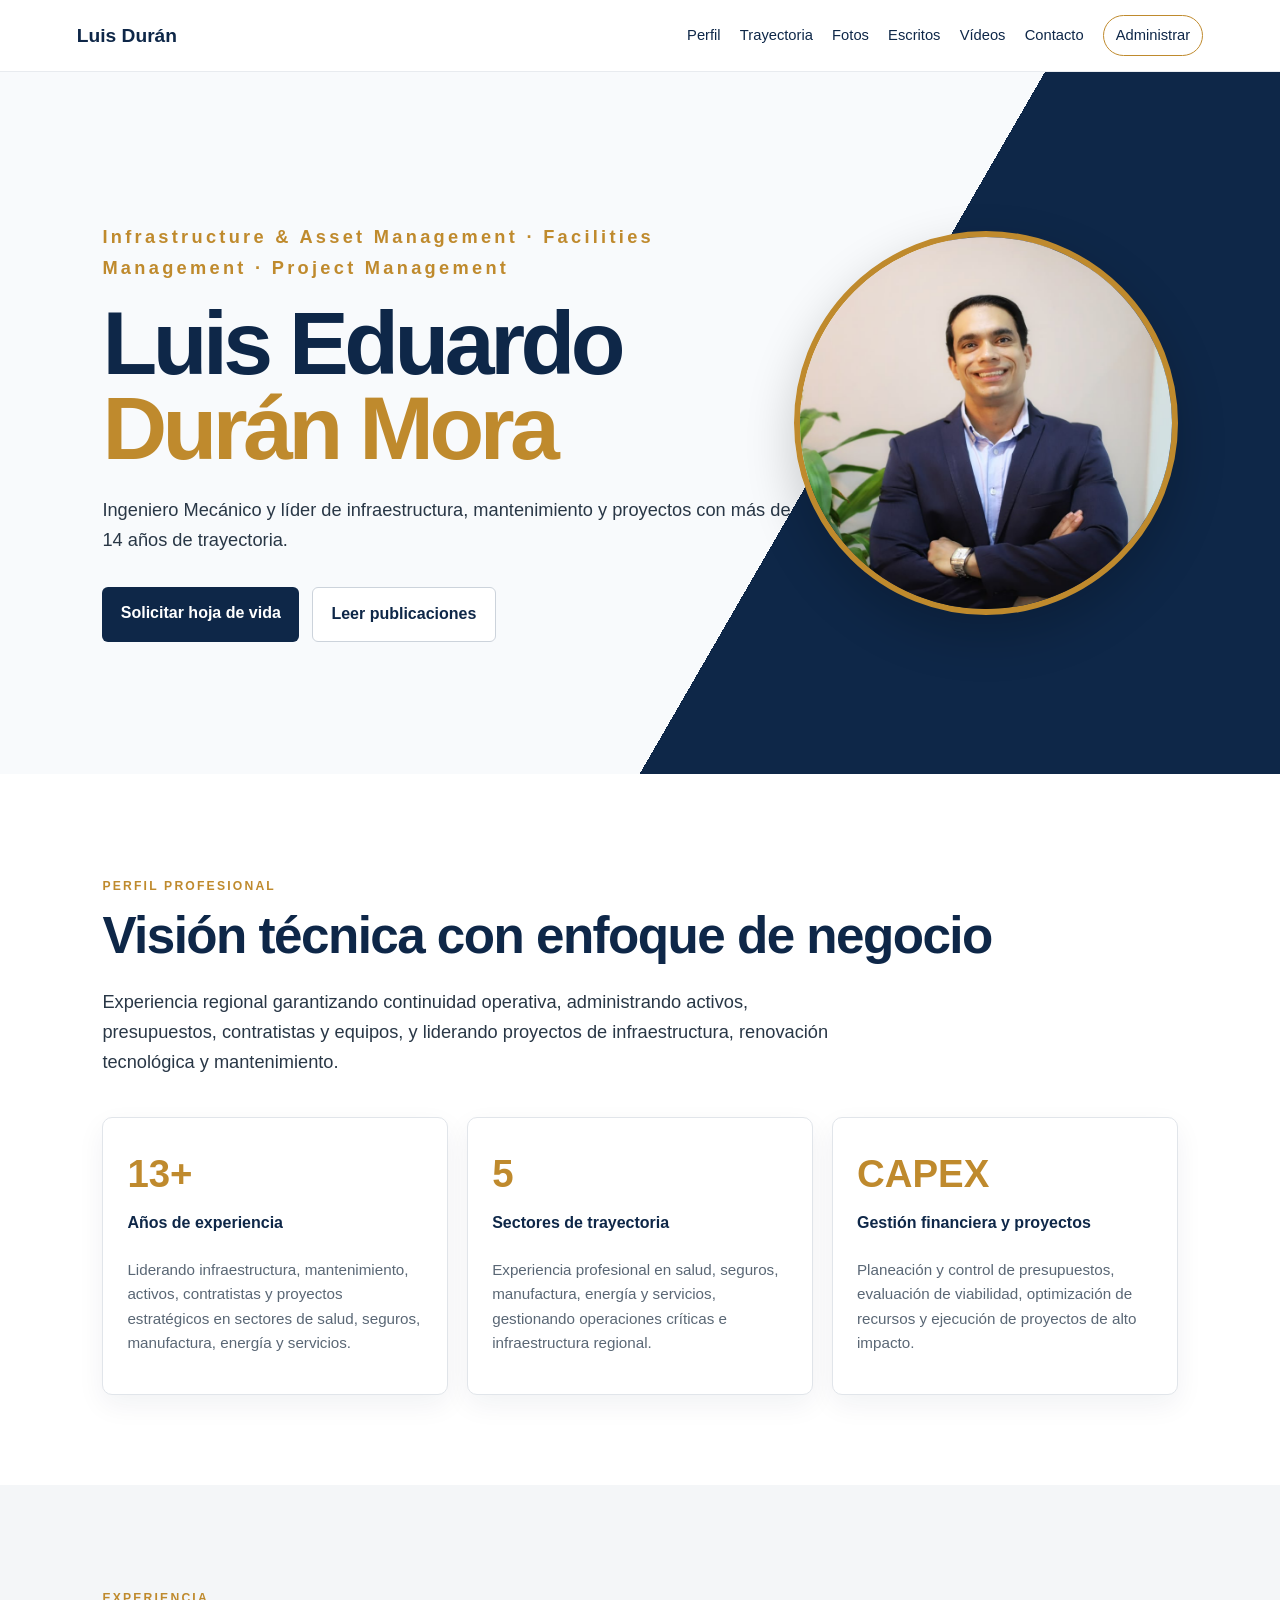
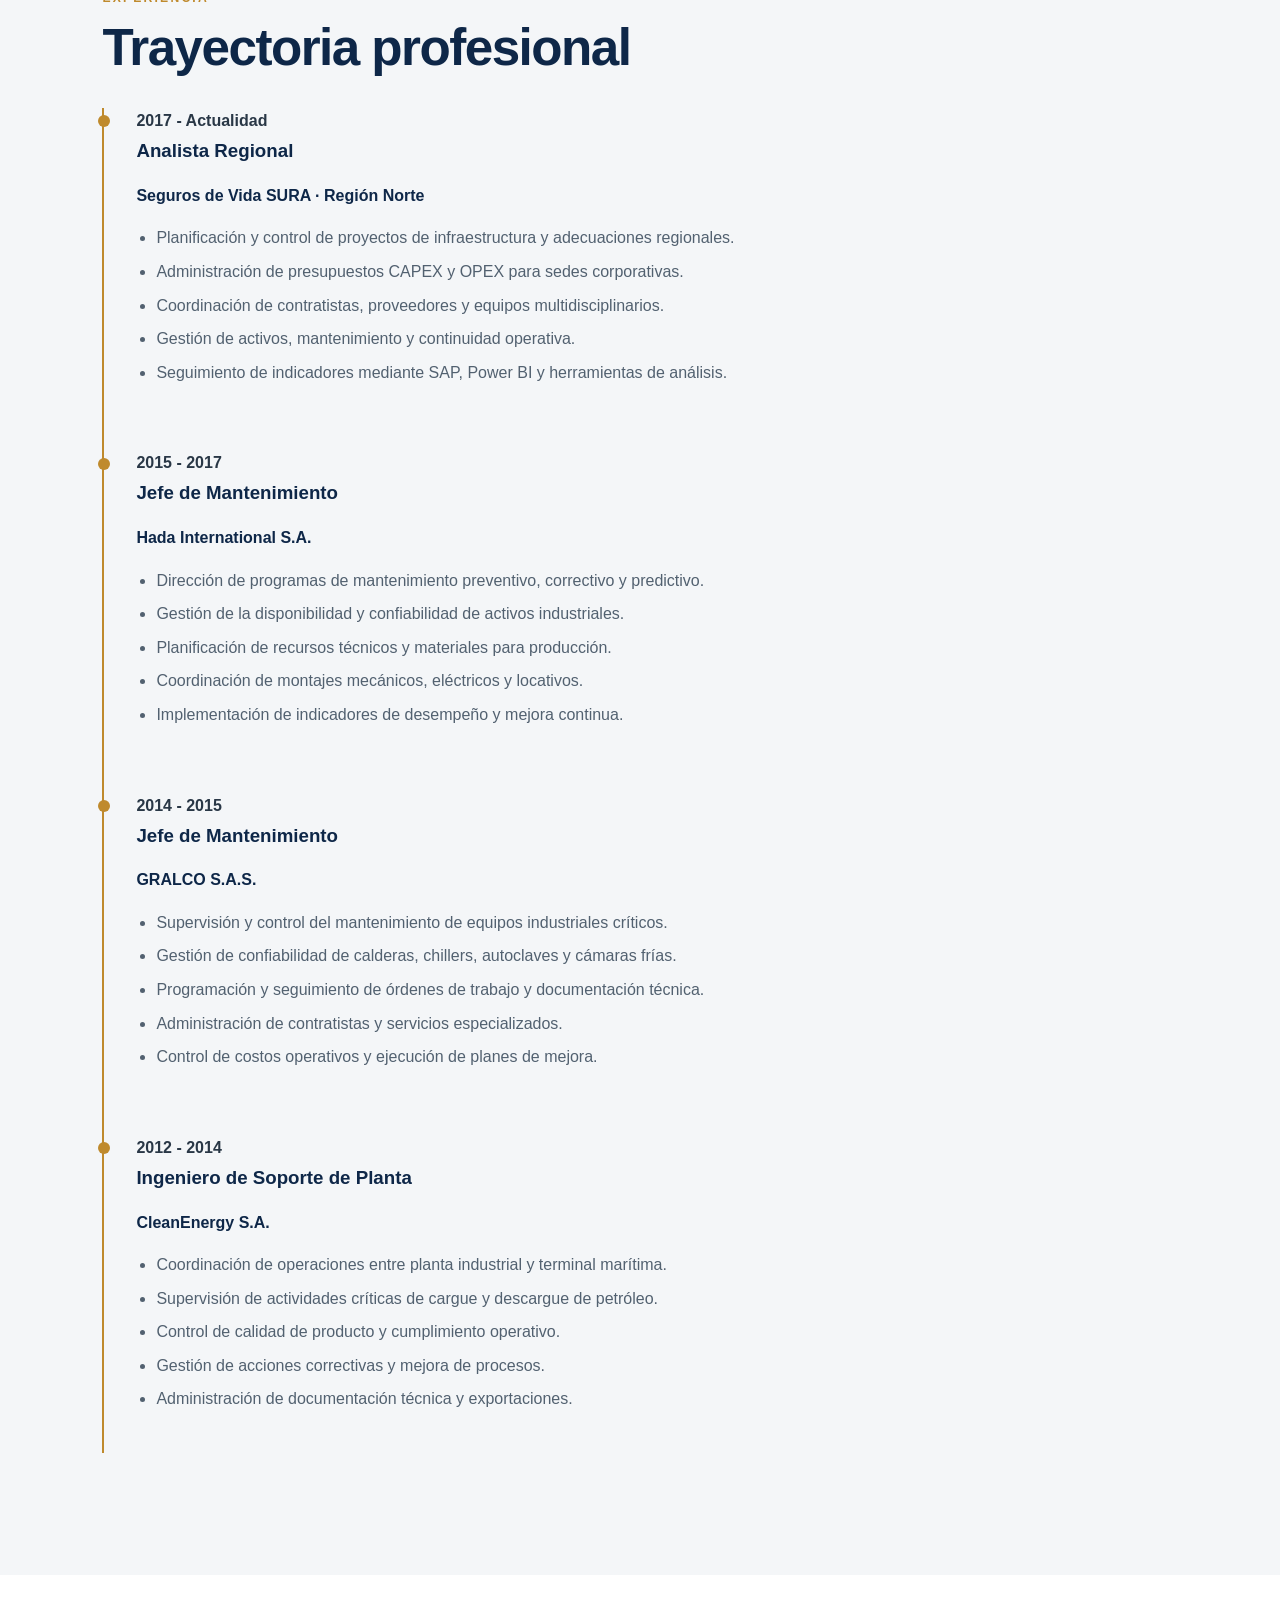
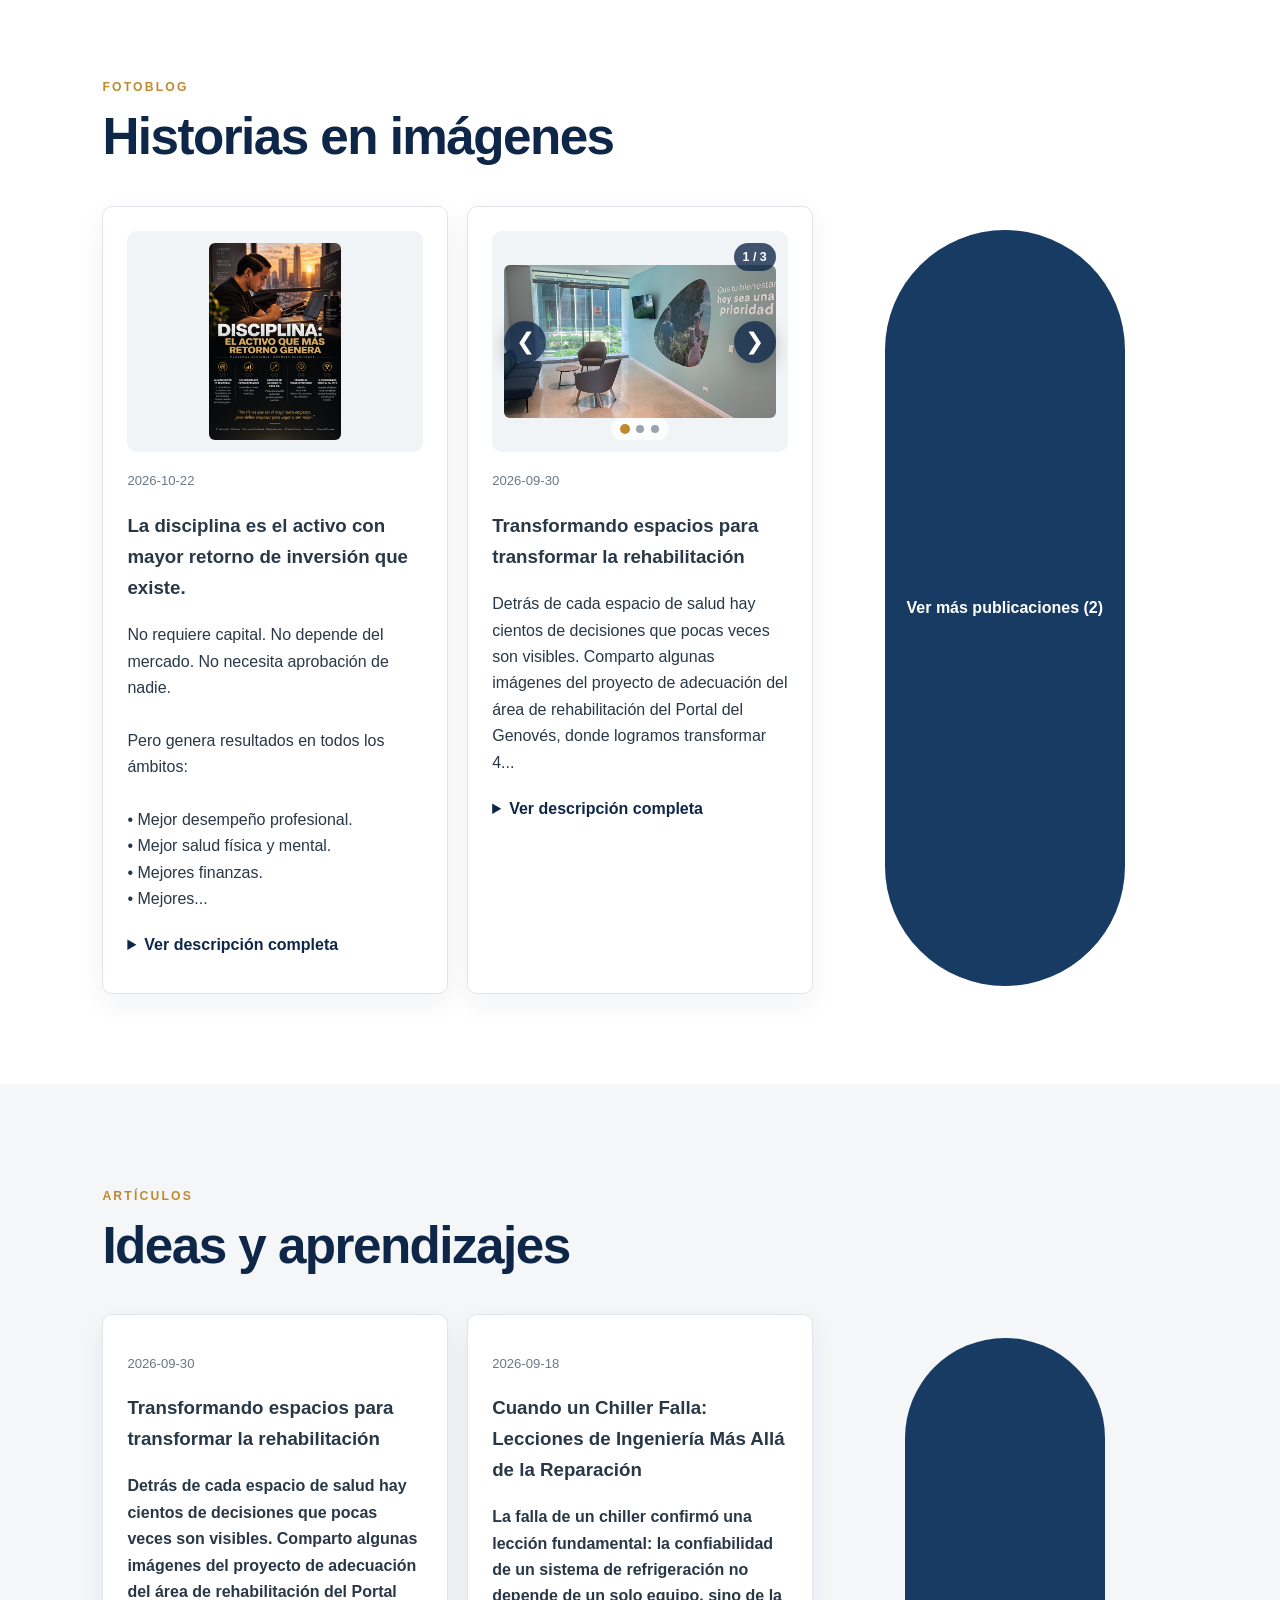
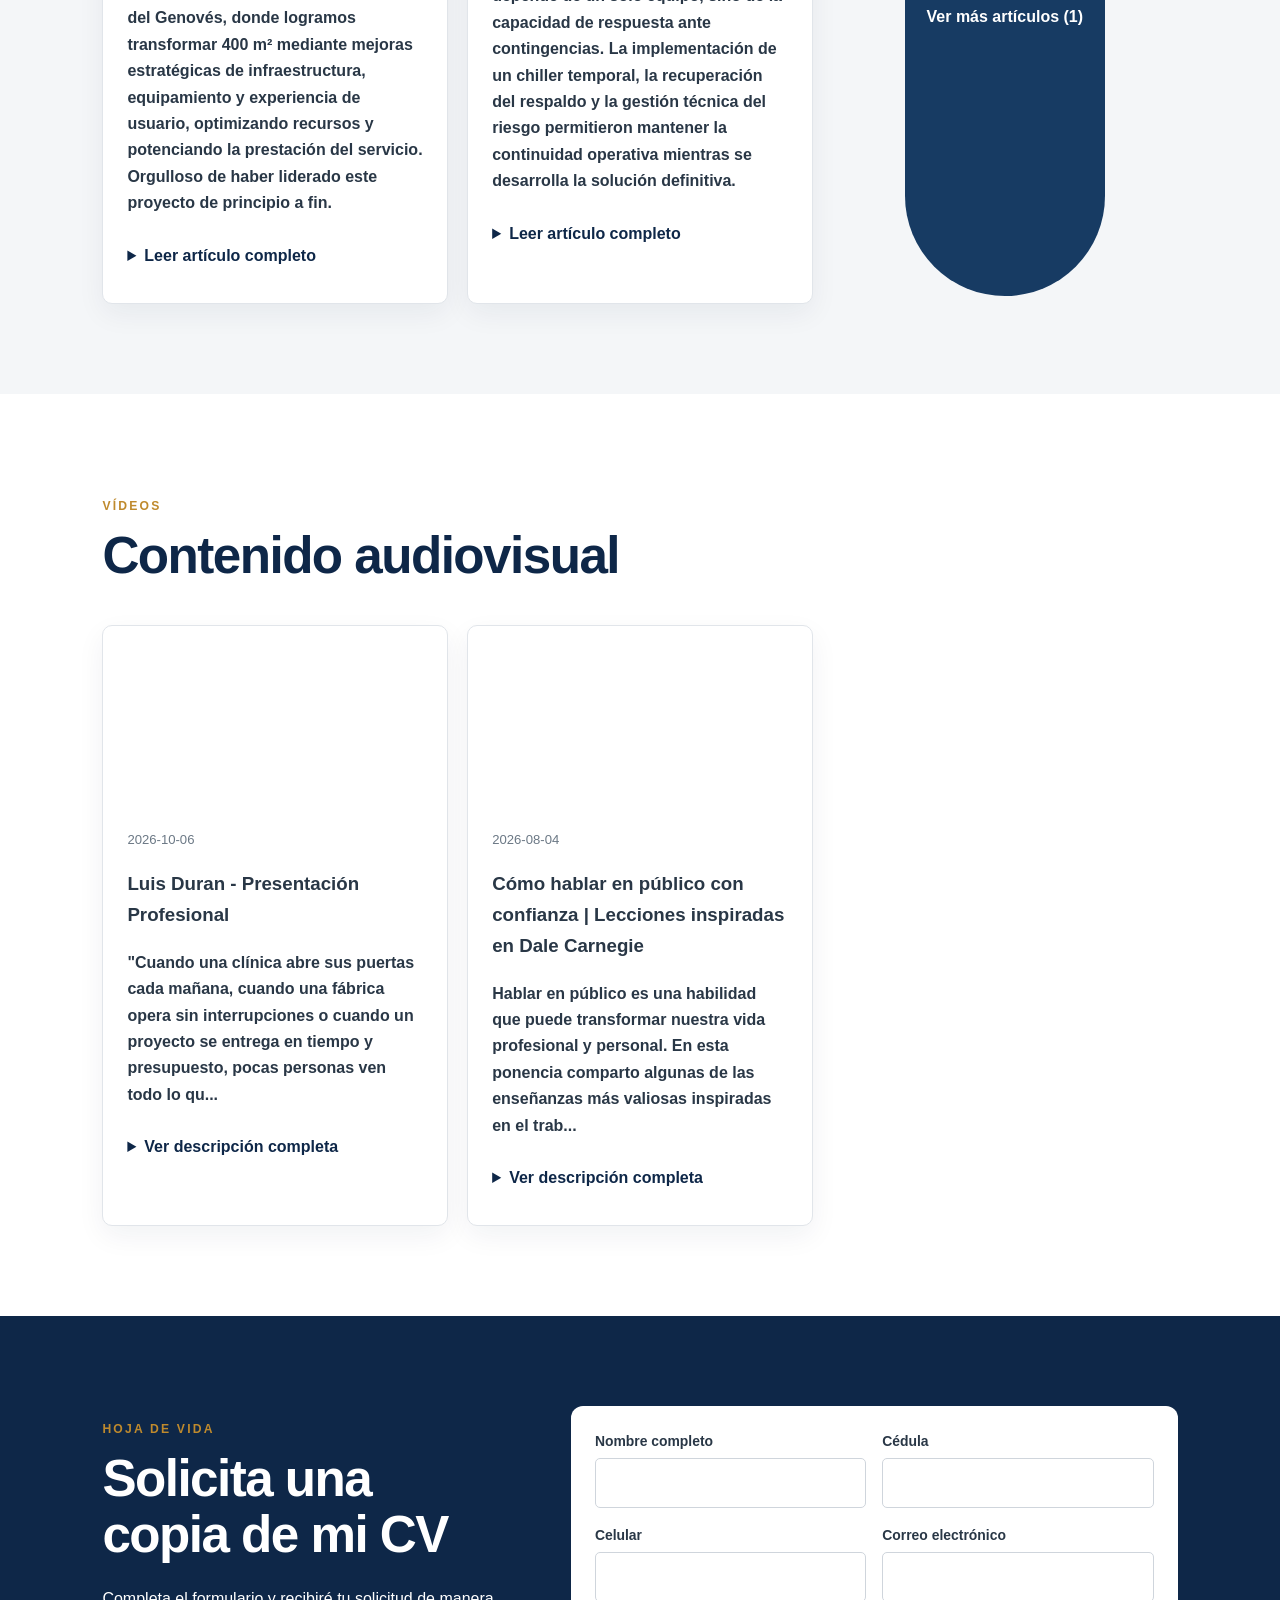
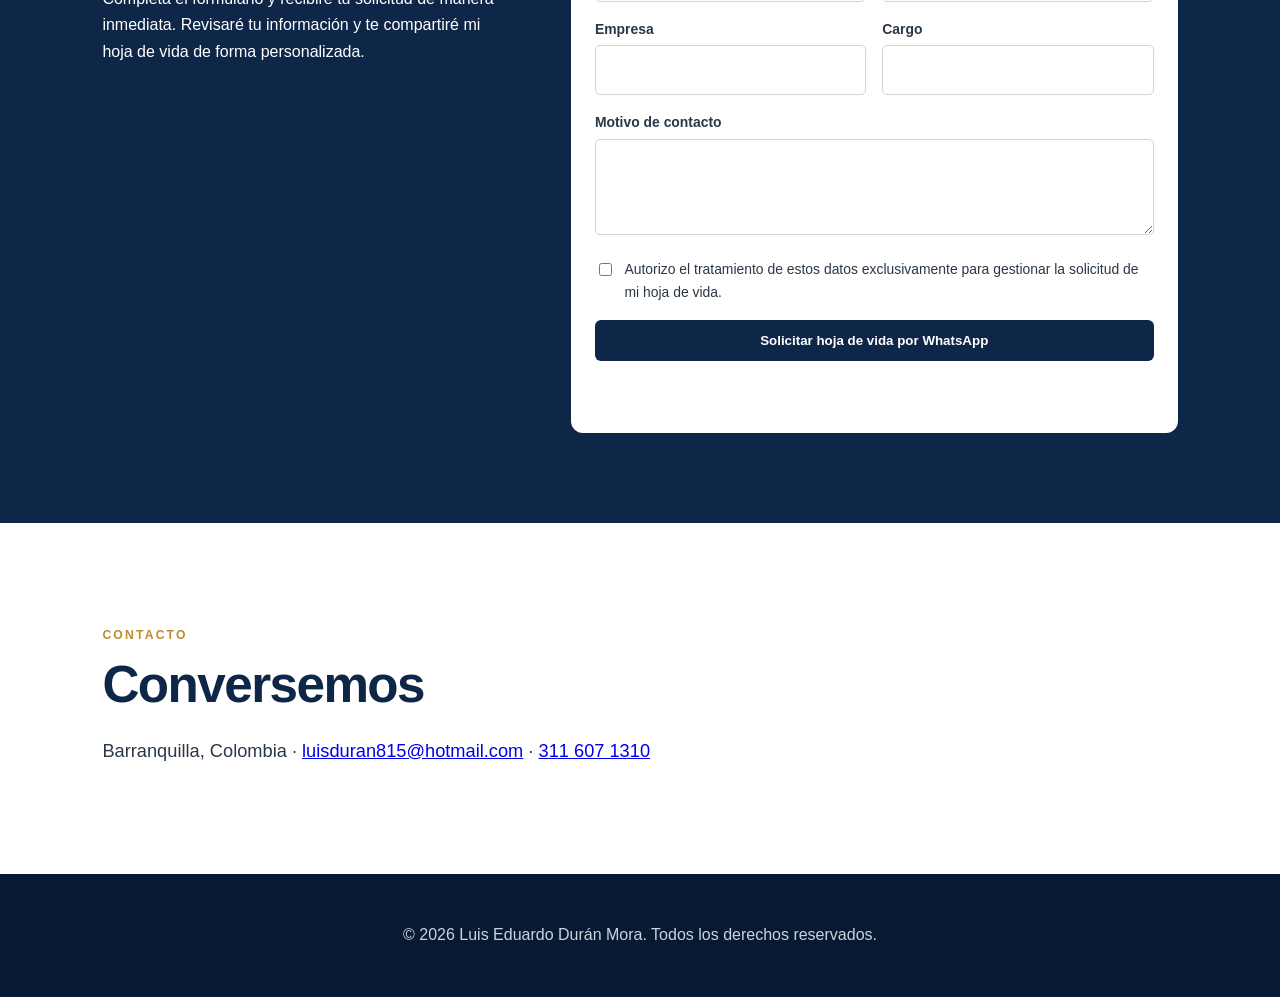
<file: index.html>
<!doctype html>
<html lang="es">
  <head>
    <meta charset="utf-8">
    <meta name="viewport" content="width=device-width,initial-scale=1">
    <meta name="description" content="Blog y portafolio profesional de Luis Eduardo Durán Mora.">
    <title>Luis Eduardo Durán Mora | Blog y portafolio</title>
    <link rel="stylesheet" href="/assets/css/style.css">
    <script src="https://identity.netlify.com/v1/netlify-identity-widget.js" defer></script>
    <script src="/assets/js/app.js" defer></script>
  </head>
  <body>
    <header>
      <a class="brand" href="#inicio">Luis Durán</a>
      <button class="menu" aria-label="Abrir menú">☰</button>
      <nav>
        <a href="#perfil">Perfil</a>
        <a href="#trayectoria">Trayectoria</a>
        <a href="#fotoblog">Fotos</a>
        <a href="#escritos">Escritos</a>
        <a href="#videos">Vídeos</a>
        <a href="#contacto">Contacto</a>
        <a class="admin" href="/admin/">Administrar</a>
      </nav>
    </header>

    <main>
      <section id="inicio" class="hero">
        <div>
          <p class="eyebrow">Infrastructure & Asset Management · Facilities Management · Project Management</p>
          <h1>Luis Eduardo<br><span>Durán Mora</span></h1>
          <p>Ingeniero Mecánico y líder de infraestructura, mantenimiento y proyectos con más de 14 años de trayectoria.</p>
          <div class="actions">
            <a class="btn primary" href="#descargar">Solicitar hoja de vida</a>
            <a class="btn secondary" href="#escritos">Leer publicaciones</a>
          </div>
        </div>
        <div class="portrait">
          <img src="/assets/img/luis-duran.png" alt="Luis Eduardo Durán Mora">
        </div>
      </section>

      <section id="perfil">
        <p class="eyebrow">PERFIL PROFESIONAL</p>
        <h2>Visión técnica con enfoque de negocio</h2>
        <p class="lead">Experiencia regional garantizando continuidad operativa, administrando activos, presupuestos,
          contratistas y equipos, y liderando proyectos de infraestructura, renovación tecnológica y mantenimiento.</p>
        <div class="stats">
          <article>
            <strong>13+</strong>
            <span>Años de experiencia</span>
            <p>
              Liderando infraestructura, mantenimiento, activos, contratistas y
              proyectos estratégicos en sectores de salud, seguros, manufactura,
              energía y servicios.
            </p>
          </article>
          <article>
            <strong>5</strong>
            <span>Sectores de trayectoria</span>
            <p>
              Experiencia profesional en salud, seguros, manufactura, energía y
              servicios, gestionando operaciones críticas e infraestructura regional.
            </p>
          </article>
          <article>
            <strong>CAPEX</strong>
            <span>Gestión financiera y proyectos</span>
            <p>
              Planeación y control de presupuestos, evaluación de viabilidad,
              optimización de recursos y ejecución de proyectos de alto impacto.
            </p>
          </article>
        </div>
      </section>

      <section id="trayectoria" class="soft">
        <p class="eyebrow">EXPERIENCIA</p>
        <h2>Trayectoria profesional</h2>
        <div class="timeline">
          <article>
            <b>2017 - Actualidad</b>
            <h3>Analista Regional</h3>
            <p><strong>Seguros de Vida SURA · Región Norte</strong></p>
            <ul>
              <li>Planificación y control de proyectos de infraestructura y adecuaciones regionales.</li>
              <li>Administración de presupuestos CAPEX y OPEX para sedes corporativas.</li>
              <li>Coordinación de contratistas, proveedores y equipos multidisciplinarios.</li>
              <li>Gestión de activos, mantenimiento y continuidad operativa.</li>
              <li>Seguimiento de indicadores mediante SAP, Power BI y herramientas de análisis.</li>
            </ul>
          </article>

          <article>
            <b>2015 - 2017</b>
            <h3>Jefe de Mantenimiento</h3>
            <p><strong>Hada International S.A.</strong></p>
            <ul>
              <li>Dirección de programas de mantenimiento preventivo, correctivo y predictivo.</li>
              <li>Gestión de la disponibilidad y confiabilidad de activos industriales.</li>
              <li>Planificación de recursos técnicos y materiales para producción.</li>
              <li>Coordinación de montajes mecánicos, eléctricos y locativos.</li>
              <li>Implementación de indicadores de desempeño y mejora continua.</li>
            </ul>
          </article>

          <article>
            <b>2014 - 2015</b>
            <h3>Jefe de Mantenimiento</h3>
            <p><strong>GRALCO S.A.S.</strong></p>
            <ul>
              <li>Supervisión y control del mantenimiento de equipos industriales críticos.</li>
              <li>Gestión de confiabilidad de calderas, chillers, autoclaves y cámaras frías.</li>
              <li>Programación y seguimiento de órdenes de trabajo y documentación técnica.</li>
              <li>Administración de contratistas y servicios especializados.</li>
              <li>Control de costos operativos y ejecución de planes de mejora.</li>
            </ul>
          </article>

          <article>
            <b>2012 - 2014</b>
            <h3>Ingeniero de Soporte de Planta</h3>
            <p><strong>CleanEnergy S.A.</strong></p>
            <ul>
              <li>Coordinación de operaciones entre planta industrial y terminal marítima.</li>
              <li>Supervisión de actividades críticas de cargue y descargue de petróleo.</li>
              <li>Control de calidad de producto y cumplimiento operativo.</li>
              <li>Gestión de acciones correctivas y mejora de procesos.</li>
              <li>Administración de documentación técnica y exportaciones.</li>
            </ul>
          </article>
        </div>
      </section>

      <section id="fotoblog">
        <p class="eyebrow">FOTOBLOG</p>
        <h2>Historias en imágenes</h2>
        <div id="photo-posts" class="grid"></div>
      </section>

      <section id="escritos" class="soft">
        <p class="eyebrow">ARTÍCULOS</p>
        <h2>Ideas y aprendizajes</h2>
        <div id="text-posts" class="grid"></div>
      </section>

      <section id="videos">
        <p class="eyebrow">VÍDEOS</p>
        <h2>Contenido audiovisual</h2>
        <div id="video-posts" class="grid"></div>
      </section>

      <section id="descargar" class="download">
        <div>
          <p class="eyebrow">HOJA DE VIDA</p>
          <h2>Solicita una copia de mi CV</h2>
          <p>
            Completa el formulario y recibiré tu solicitud de manera inmediata.
            Revisaré tu información y te compartiré mi hoja de vida de forma personalizada.
          </p>
        </div>

        <form id="cv-form" name="solicitudes-cv" method="POST" data-netlify="true" netlify-honeypot="bot-field">
          <input type="hidden" name="form-name" value="solicitudes-cv">
          <p class="hidden">
            <label>No llenar: <input name="bot-field"></label>
          </p>

          <label>
            Nombre completo
            <input name="nombre" required autocomplete="name">
          </label>

          <label>
            Cédula
            <input name="cedula" required inputmode="numeric" minlength="5" maxlength="20">
          </label>

          <label>
            Celular
            <input name="celular" required type="tel" autocomplete="tel">
          </label>

          <label>
            Correo electrónico
            <input name="email" required type="email" autocomplete="email">
          </label>

          <label>
            Empresa
            <input name="empresa" autocomplete="organization">
          </label>

          <label>
            Cargo
            <input name="cargo" autocomplete="organization-title">
          </label>

          <label class="full">
            Motivo de contacto
            <textarea name="motivo" required minlength="10" rows="3"></textarea>
          </label>

          <label class="consent full">
            <input type="checkbox" name="autorizacion" value="Sí" required>
            Autorizo el tratamiento de estos datos exclusivamente para gestionar la solicitud de mi hoja de vida.
          </label>

          <button class="btn primary full" type="submit">Solicitar hoja de vida por WhatsApp</button>
          <p id="form-status" class="full" role="status" aria-live="polite"></p>
        </form>
      </section>

      <section id="contacto">
        <p class="eyebrow">CONTACTO</p>
        <h2>Conversemos</h2>
        <p class="lead">Barranquilla, Colombia ·
          <a href="mailto:luisduran815@hotmail.com">luisduran815@hotmail.com</a> ·
          <a href="tel:+573116071310">311 607 1310</a>
        </p>
      </section>
    </main>

    <footer>
      <p>© 2026 Luis Eduardo Durán Mora. Todos los derechos reservados.</p>
    </footer>
  </body>
</html>
</file>
<file: assets/css/style.css>
:root {
  --ink: #0e2748;
  --gold: #bf8a2d;
  --light: #f4f6f8;
  --text: #293746;
  --white: #fff;
}

* { box-sizing: border-box; }
html { scroll-behavior: smooth; }
body { margin: 0; font-family: Inter, "Segoe UI", Arial, sans-serif; color: var(--text); line-height: 1.65; background: var(--white); }
header { height: 72px; display: flex; align-items: center; justify-content: space-between; padding: 0 6vw; position: sticky; top: 0; background: rgba(255,255,255,.96); z-index: 20; border-bottom: 1px solid #e8ebef; }
.brand { font-size: 1.2rem; font-weight: 800; color: var(--ink); text-decoration: none; }
nav { display: flex; gap: 1.2rem; align-items: center; }
nav a { color: var(--ink); text-decoration: none; font-size: .92rem; }
.admin { border: 1px solid var(--gold); padding: .45rem .75rem; border-radius: 999px; }
.menu { display: none; background: none; border: 0; font-size: 1.4rem; }
section { padding: 90px 8vw; }
.hero { min-height: 78vh; display: grid; grid-template-columns: 1.35fr .65fr; align-items: center; background: linear-gradient(120deg,#f8fafc 0 62%,#0e2748 62%); }
h1 { font-size: clamp(3rem,7vw,6.8rem); line-height: .95; color: var(--ink); margin: .3rem 0 1.5rem; letter-spacing: -.05em; }
.hero h1 span { color: var(--gold); }
h2 { font-size: clamp(2rem,4vw,3.4rem); line-height: 1.1; color: var(--ink); margin: .4rem 0 1.4rem; letter-spacing: -.03em; }
.eyebrow { font-size: .76rem; letter-spacing: .18em; font-weight: 800; color: var(--gold); }
.lead, .hero > div > p { max-width: 760px; font-size: 1.14rem; }
.actions { display: flex; gap: .8rem; margin-top: 2rem; flex-wrap: wrap; }
.btn { display: inline-block; border-radius: 6px; padding: .82rem 1.15rem; text-decoration: none; border: 0; font-weight: 700; cursor: pointer; }
.primary { background: var(--ink); color: var(--white); }
.secondary { background: var(--white); color: var(--ink); border: 1px solid #ccd3db; }
.soft { background: var(--light); }

.portrait { color: var(--white); display: flex; justify-content: center; align-items: center; flex-direction: column; text-align: center; }
.portrait img { width: min(420px,30vw); height: min(420px,30vw); object-fit: cover; border-radius: 50%; border: 6px solid var(--gold); box-shadow: 0 20px 50px rgba(0,0,0,.2); }
.monogram { width: 190px; height: 190px; border-radius: 50%; display: grid; place-items: center; margin: auto; border: 2px solid #cfa24e; font-size: 4rem; font-weight: 800; color: #cfa24e; }

.stats, .grid { display: grid; grid-template-columns: repeat(3,minmax(0,1fr)); gap: 1.2rem; margin-top: 2.5rem; }
.stats article, .card { background: var(--white); padding: 1.5rem; border: 1px solid #e1e5ea; border-radius: 10px; box-shadow: 0 10px 28px rgba(14,39,72,.06); }
.stats article { min-height: 260px; display: flex; flex-direction: column; justify-content: flex-start; }
.stats strong { display: block; font-size: 2.4rem; color: var(--gold); }
.stats span { display: block; margin: 4px 0 10px; color: var(--ink); font-weight: 700; }
.stats article p { margin-top: 12px; font-size: .95rem; line-height: 1.6; color: #5a6775; }
.card .date { font-size: .82rem; color: #6b7885; }

/* Carrusel tipo Instagram */
.photo-carousel { width: 100%; margin-bottom: 18px; }
.carousel-viewport { position: relative; width: 100%; overflow: hidden; border-radius: 10px; background: #eef1f4; aspect-ratio: 4 / 3; }
.carousel-track { display: flex; width: 100%; height: 100%; transition: transform .38s ease; touch-action: pan-y; }
.carousel-slide { flex: 0 0 100%; width: 100%; height: 100%; margin: 0; display: grid; place-items: center; overflow: hidden; }
.carousel-slide img, .card .carousel-slide img { display: block; width: 100%; height: 100%; aspect-ratio: auto; object-fit: contain; border-radius: 0; background: #eef1f4; }
.carousel-button { position: absolute; top: 50%; z-index: 3; width: 42px; height: 42px; transform: translateY(-50%); border: 0; border-radius: 50%; background: rgba(14,39,72,.78); color: #fff; font-size: 1.45rem; line-height: 1; cursor: pointer; display: grid; place-items: center; box-shadow: 0 5px 18px rgba(0,0,0,.22); }
.carousel-button:hover { background: var(--gold); }
.carousel-previous { left: 12px; }
.carousel-next { right: 12px; }
.carousel-counter { position: absolute; top: 12px; right: 12px; z-index: 3; padding: 4px 9px; border-radius: 999px; background: rgba(14,39,72,.78); color: #fff; font-size: .78rem; font-weight: 700; }
.carousel-dots { position: absolute; left: 50%; bottom: 12px; z-index: 3; transform: translateX(-50%); display: flex; gap: 7px; padding: 7px 10px; border-radius: 999px; background: rgba(255,255,255,.82); }
.carousel-dot { width: 8px; height: 8px; padding: 0; border: 0; border-radius: 50%; background: #99a4af; cursor: pointer; }
.carousel-dot.is-active { background: var(--gold); transform: scale(1.25); }
.photo-placeholder, .video-placeholder { display: grid; place-items: center; min-height: 220px; margin-bottom: 18px; border-radius: 8px; background: #eef1f4; color: #6b7885; font-weight: 700; text-align: center; }

/* Texto desplegable */
.expandable-preview { margin-bottom: 0; }
.expandable-text details { margin-top: 10px; }
.expandable-content { padding-top: 4px; }
.expandable-content p { line-height: 1.8; color: #526170; }

.timeline { border-left: 2px solid var(--gold); margin: 2rem 0; padding-left: 2rem; display: grid; gap: 1.5rem; }
.timeline article { position: relative; padding-bottom: 25px; }
.timeline article::before { content: ""; position: absolute; width: 12px; height: 12px; border-radius: 50%; background: var(--gold); left: -2.43rem; top: .45rem; }
.timeline h3 { margin: .1rem 0; color: var(--ink); }
.timeline ul { margin-top: 15px; padding-left: 20px; }
.timeline li { margin-bottom: 8px; line-height: 1.6; color: #526170; }
.timeline p strong { color: var(--ink); }

details { margin-top: 15px; }
summary { cursor: pointer; color: var(--ink); font-weight: 700; padding: 10px 0; }
summary:hover { color: var(--gold); }
details[open] summary { margin-bottom: 15px; }
.article-content { padding-top: 10px; }
.article-content p, .video-description p { line-height: 1.8; color: #526170; }
.video-description { margin-top: 15px; }
.video iframe { display: block; width: 100%; aspect-ratio: 16 / 9; border: 0; border-radius: 7px; }

.download { background: var(--ink); color: var(--white); display: grid; grid-template-columns: .8fr 1.2fr; gap: 4rem; }
.download h2 { color: var(--white); }
.download form { display: grid; grid-template-columns: 1fr 1fr; gap: 1rem; background: var(--white); color: var(--text); padding: 1.5rem; border-radius: 12px; }
.download label { font-weight: 700; font-size: .87rem; }
.download input, .download textarea { width: 100%; margin-top: .3rem; padding: .78rem; border: 1px solid #cfd5dc; border-radius: 5px; font: inherit; }
.full { grid-column: 1 / -1; }
.consent { display: flex; gap: .6rem; align-items: flex-start; font-weight: 400 !important; }
.consent input { width: auto; margin-top: .35rem; }
.hidden { display: none; }
footer { padding: 2rem 8vw; background: #081a31; color: #cbd4de; text-align: center; }

@media (max-width: 850px) {
  .menu { display: block; }
  nav { display: none; position: absolute; top: 72px; left: 0; right: 0; background: var(--white); padding: 1rem 6vw; flex-direction: column; align-items: flex-start; border-bottom: 1px solid #ddd; }
  nav.open { display: flex; }
  .hero { display: flex; flex-direction: column; background: #f8fafc; text-align: center; }
  .portrait { order: -1; margin: 10px auto 30px; }
  .portrait img { width: 280px; height: 280px; }
  .actions { justify-content: center; }
  .stats, .grid { grid-template-columns: repeat(2,minmax(0,1fr)); }
  .stats article { min-height: auto; }
  .download { grid-template-columns: 1fr; gap: 2rem; }
  .carousel-viewport { aspect-ratio: 1 / 1; }
}

@media (max-width: 560px) {
  section { padding: 65px 6vw; }
  h1 { font-size: 3rem; }
  .hero { min-height: auto; }
  .portrait { order: -1; margin: 0 auto 20px; }
  .portrait img { width: 220px; height: 220px; }
  .stats, .grid, .download form { grid-template-columns: 1fr; }
  .stats article { min-height: auto; }
  .full { grid-column: auto; }
  .actions { flex-direction: column; align-items: center; }
  .btn { width: 100%; max-width: 320px; }
  .carousel-viewport { aspect-ratio: 4 / 5; }
  .carousel-button { width: 36px; height: 36px; font-size: 1.2rem; }
  .carousel-previous { left: 8px; }
  .carousel-next { right: 8px; }
  .carousel-counter { top: 8px; right: 8px; }
  .carousel-dots { bottom: 8px; }
}

@media (prefers-reduced-motion: reduce) {
  .carousel-track { transition: none; }
}

/* Corrección definitiva: mostrar cada imagen completa dentro del carrusel */
.carousel-viewport {
  display: block;
  aspect-ratio: 4 / 3;
  background: #f1f4f7;
}

.carousel-track,
.carousel-slide {
  height: 100%;
}

.carousel-slide {
  position: relative;
  flex: 0 0 100%;
  width: 100%;
  padding: 12px;
  display: flex;
  align-items: center;
  justify-content: center;
  overflow: hidden;
  background: #f1f4f7;
}

.carousel-slide img,
.card .carousel-slide img,
.photo-post .carousel-slide img {
  display: block;
  width: auto !important;
  height: auto !important;
  max-width: 100% !important;
  max-height: 100% !important;
  min-width: 0 !important;
  min-height: 0 !important;
  object-fit: contain !important;
  object-position: center center !important;
  aspect-ratio: auto !important;
  border-radius: 6px;
}

@media (max-width: 850px) {
  .carousel-viewport {
    aspect-ratio: 4 / 3;
  }
}

@media (max-width: 560px) {
  .carousel-viewport {
    aspect-ratio: 1 / 1;
  }

  .carousel-slide {
    padding: 8px;
  }
}
</file>
